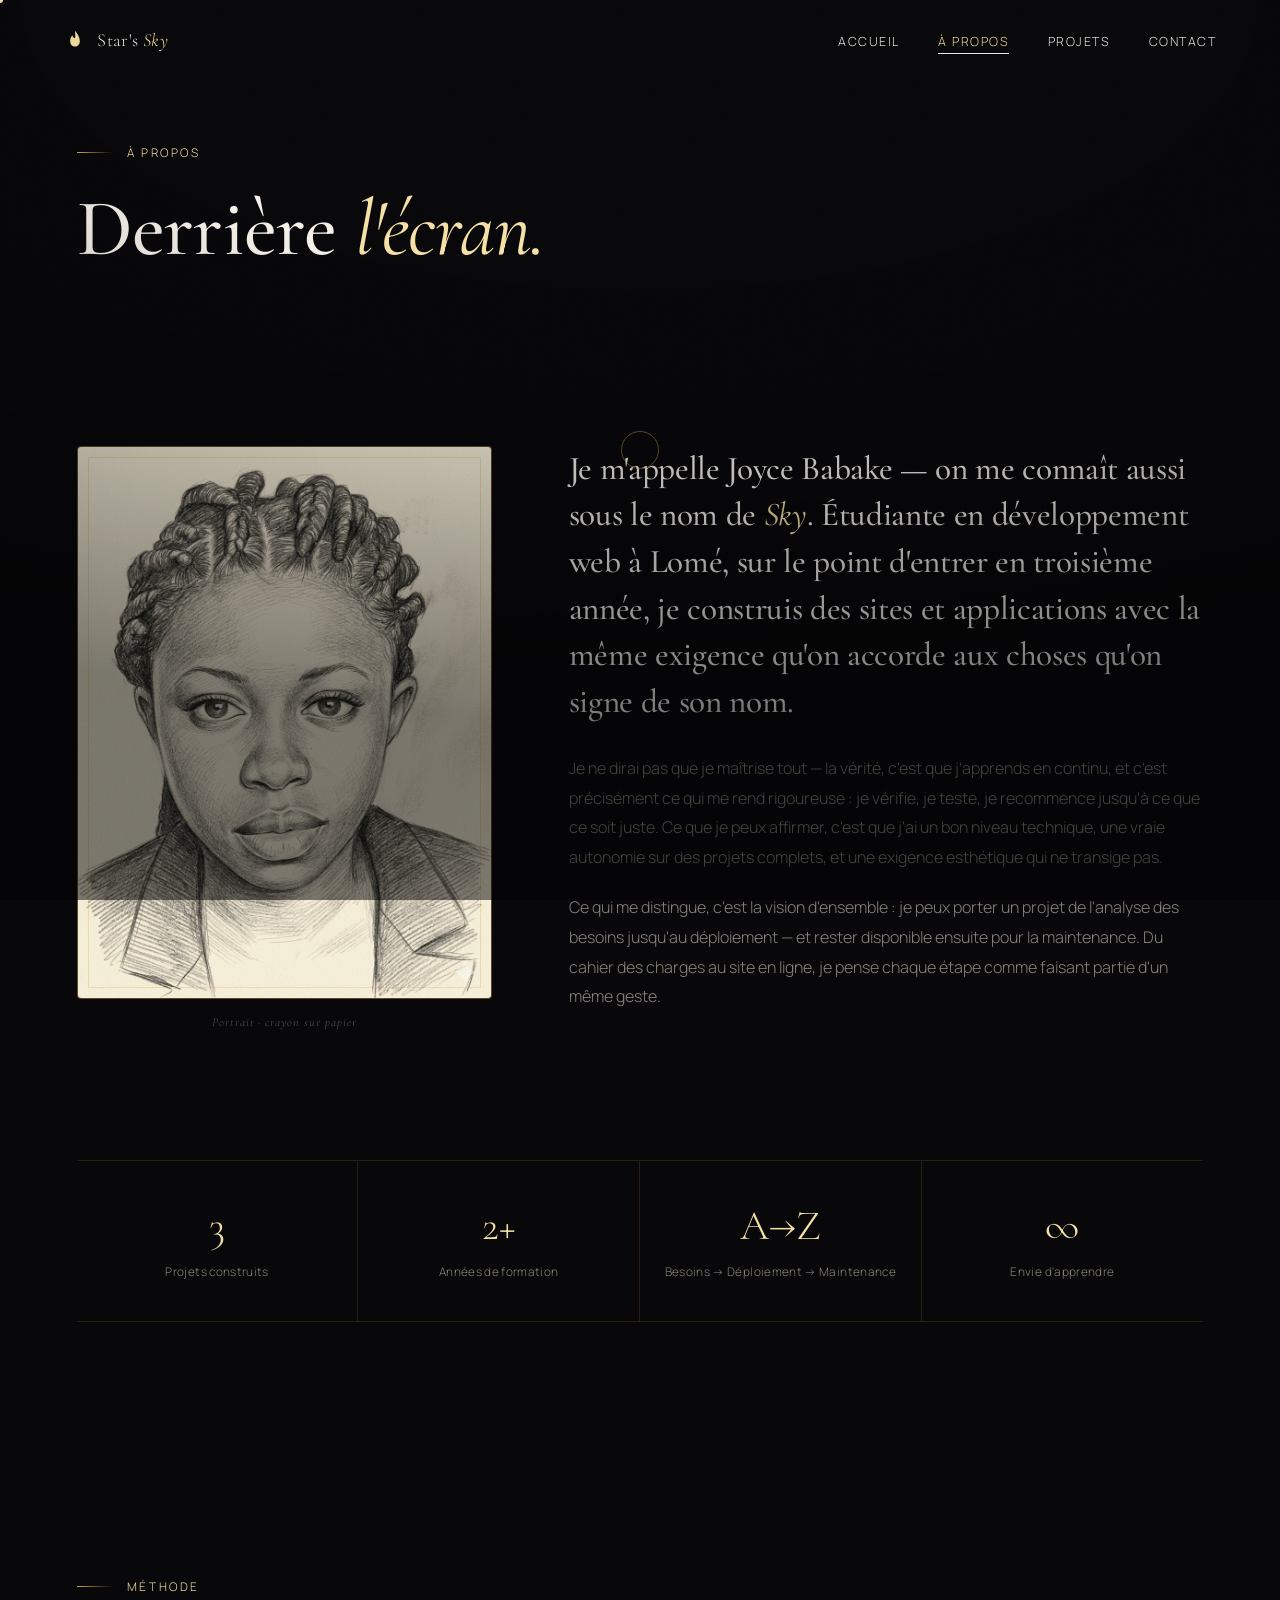
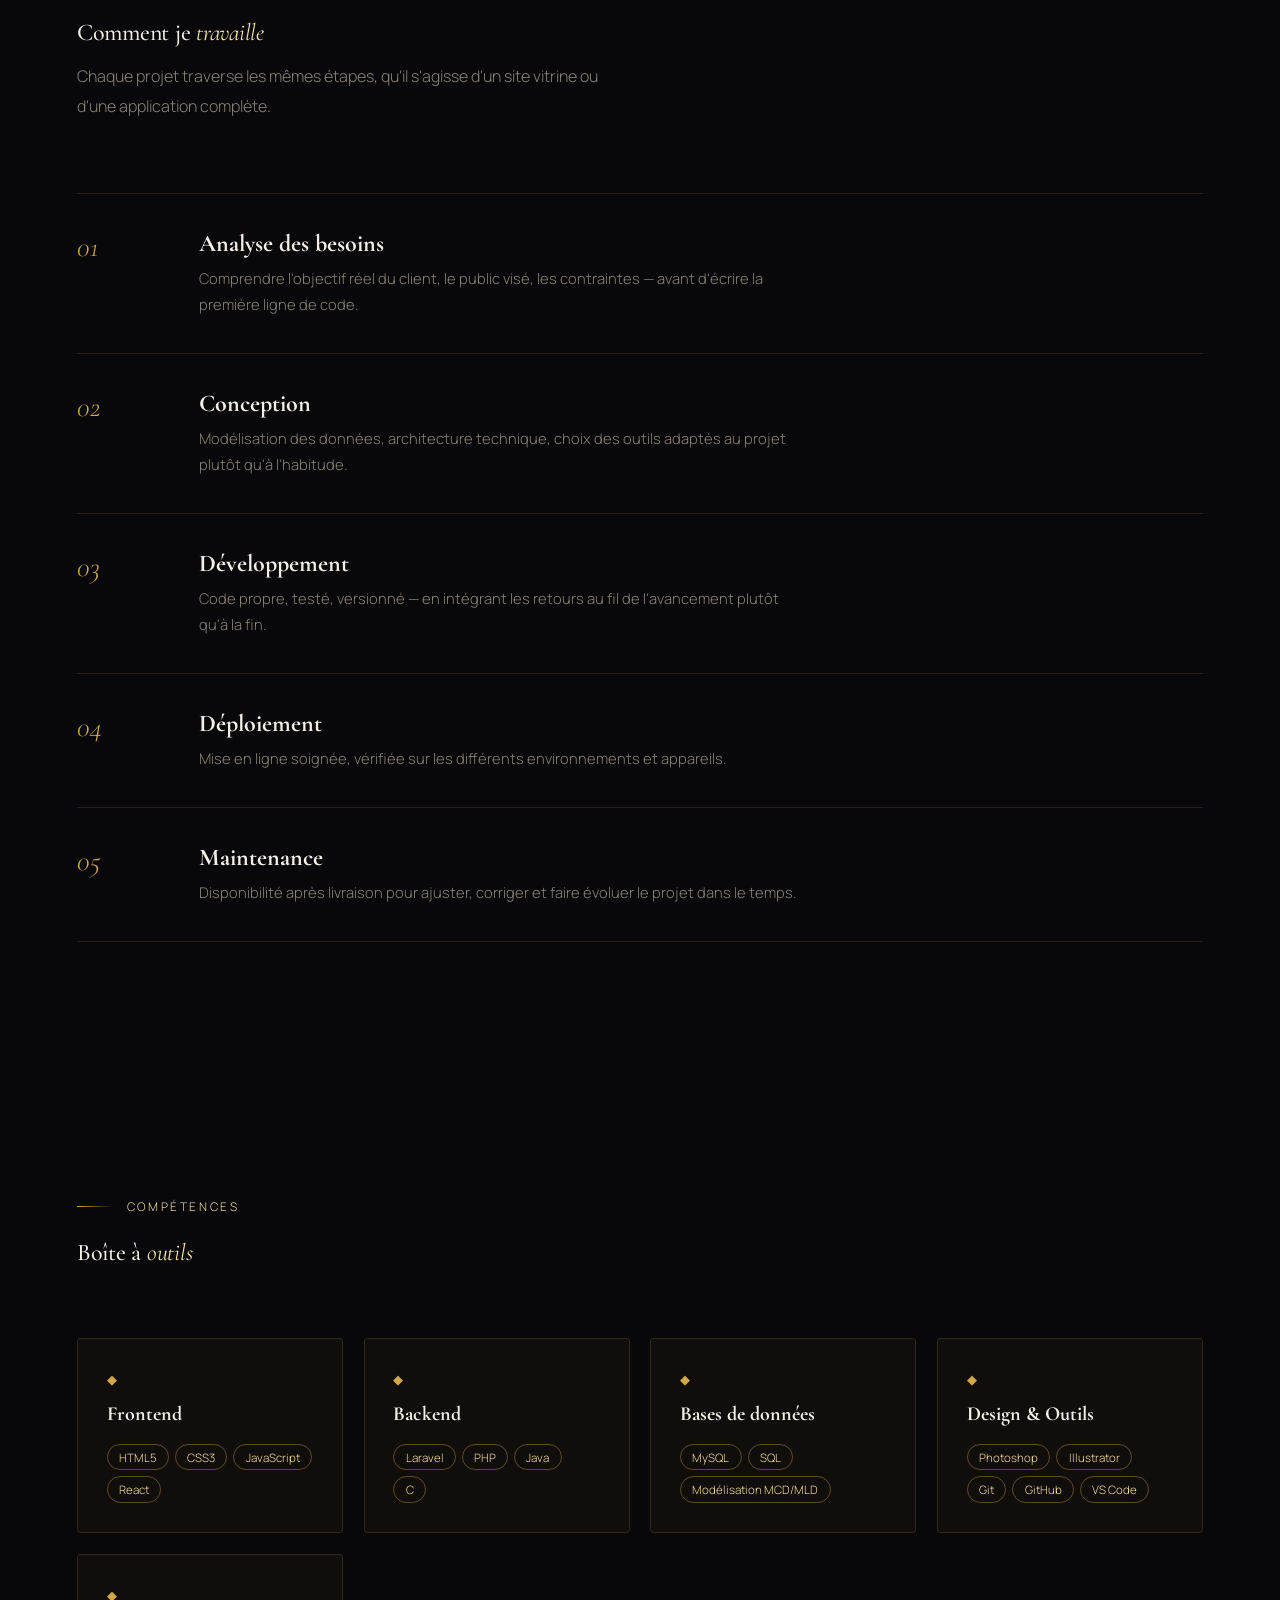
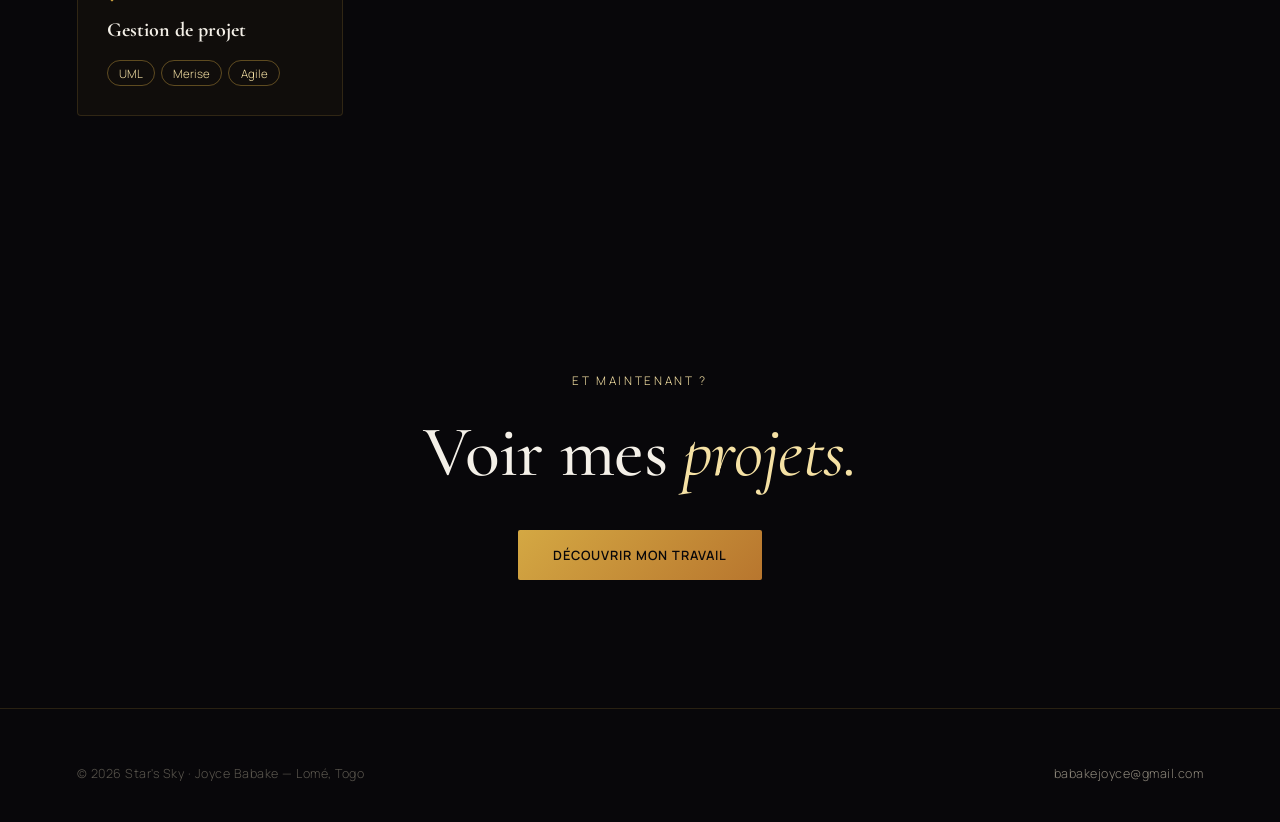
<file: apropos.html>
<!DOCTYPE html>
<html lang="fr">
<head>
<meta charset="UTF-8">
<meta name="viewport" content="width=device-width, initial-scale=1.0">
<title>À propos — Star's Sky · Joyce Babake</title>
<link rel="stylesheet" href="css/main.css">
</head>
<body>

<div class="grain"></div>
<div class="vignette"></div>
<div class="cursor-dot"></div>
<div class="cursor-ring"></div>
<div class="page-transition"><span class="page-transition-mark">✦</span></div>

<nav class="nav">
  <a href="index.html" class="nav-mark" data-transition>
    <span class="nav-mark-glyph">
      <svg viewBox="0 0 100 100" fill="none">
        <path d="M50 8C50 8 72 32 72 54C72 70 62 80 50 80C38 80 28 70 28 54C28 38 38 30 38 30C38 30 42 42 48 42C54 42 50 22 50 8Z" fill="url(#navgrad2)"/>
        <defs><linearGradient id="navgrad2" x1="28" y1="8" x2="72" y2="80"><stop stop-color="#f5e1a4"/><stop offset="1" stop-color="#b8762e"/></linearGradient></defs>
      </svg>
    </span>
    <span class="nav-mark-text">Star's <em>Sky</em></span>
  </a>
  <ul class="nav-links">
    <li><a href="index.html" data-transition>Accueil</a></li>
    <li><a href="apropos.html" data-transition class="active">À propos</a></li>
    <li><a href="projets.html" data-transition>Projets</a></li>
    <li><a href="contact.html" data-transition>Contact</a></li>
  </ul>
  <button class="nav-burger" aria-label="Menu"><span></span><span></span><span></span></button>
</nav>

<div class="mobile-menu">
  <a href="index.html" data-transition>Accueil</a>
  <a href="apropos.html" data-transition>À propos</a>
  <a href="projets.html" data-transition>Projets</a>
  <a href="contact.html" data-transition>Contact</a>
</div>

<!-- HERO PAGE -->
<header class="page-hero">
  <div class="eyebrow r" data-delay="100">À propos</div>
  <h1 class="display page-hero-title r-mask">
    <span class="line">Derrière <em>l'écran.</em></span>
  </h1>
</header>

<!-- PORTRAIT + INTRO -->
<section class="section bio">
  <div class="bio-grid">
    <div class="bio-portrait r">
      <div class="portrait-frame">
        <img src="assets/portrait.png" alt="Portrait illustré de Joyce Babake, dessin au crayon">
        <div class="portrait-frame-edge"></div>
      </div>
      <span class="portrait-caption">Portrait · crayon sur papier</span>
    </div>
    <div class="bio-text">
      <p class="display bio-lead r" data-delay="100">
        Je m'appelle Joyce Babake — on me connaît aussi sous le nom de <em>Sky</em>. Étudiante en développement web à Lomé, sur le point d'entrer en troisième année, je construis des sites et applications avec la même exigence qu'on accorde aux choses qu'on signe de son nom.
      </p>
      <p class="lede r" data-delay="200">
        Je ne dirai pas que je maîtrise tout — la vérité, c'est que j'apprends en continu, et c'est précisément ce qui me rend rigoureuse : je vérifie, je teste, je recommence jusqu'à ce que ce soit juste. Ce que je peux affirmer, c'est que j'ai un bon niveau technique, une vraie autonomie sur des projets complets, et une exigence esthétique qui ne transige pas.
      </p>
      <p class="lede r" data-delay="300">
        Ce qui me distingue, c'est la vision d'ensemble : je peux porter un projet de l'analyse des besoins jusqu'au déploiement — et rester disponible ensuite pour la maintenance. Du cahier des charges au site en ligne, je pense chaque étape comme faisant partie d'un même geste.
      </p>
    </div>
  </div>
</section>

<!-- STATS -->
<section class="section stats-strip">
  <div class="stats-grid">
    <div class="stat-block r">
      <span class="stat-num" data-count="3">0</span>
      <span class="stat-label">Projets construits</span>
    </div>
    <div class="stat-block r" data-delay="80">
      <span class="stat-num" data-count="2" data-suffix="+">0</span>
      <span class="stat-label">Années de formation</span>
    </div>
    <div class="stat-block r" data-delay="160">
      <span class="stat-num">A→Z</span>
      <span class="stat-label">Besoins → Déploiement → Maintenance</span>
    </div>
    <div class="stat-block r" data-delay="240">
      <span class="stat-num">∞</span>
      <span class="stat-label">Envie d'apprendre</span>
    </div>
  </div>
</section>

<!-- PARCOURS / GESTION DE PROJET -->
<section class="section process">
  <div class="section-head r">
    <div class="eyebrow">Méthode</div>
    <h2 class="display section-title">Comment je <em>travaille</em></h2>
    <p class="lede" style="max-width:560px; margin-top:1rem;">Chaque projet traverse les mêmes étapes, qu'il s'agisse d'un site vitrine ou d'une application complète.</p>
  </div>
  <div class="process-list">
    <div class="process-item r">
      <span class="process-index">01</span>
      <div class="process-body">
        <h3>Analyse des besoins</h3>
        <p>Comprendre l'objectif réel du client, le public visé, les contraintes — avant d'écrire la première ligne de code.</p>
      </div>
    </div>
    <div class="process-item r" data-delay="80">
      <span class="process-index">02</span>
      <div class="process-body">
        <h3>Conception</h3>
        <p>Modélisation des données, architecture technique, choix des outils adaptés au projet plutôt qu'à l'habitude.</p>
      </div>
    </div>
    <div class="process-item r" data-delay="160">
      <span class="process-index">03</span>
      <div class="process-body">
        <h3>Développement</h3>
        <p>Code propre, testé, versionné — en intégrant les retours au fil de l'avancement plutôt qu'à la fin.</p>
      </div>
    </div>
    <div class="process-item r" data-delay="240">
      <span class="process-index">04</span>
      <div class="process-body">
        <h3>Déploiement</h3>
        <p>Mise en ligne soignée, vérifiée sur les différents environnements et appareils.</p>
      </div>
    </div>
    <div class="process-item r" data-delay="320">
      <span class="process-index">05</span>
      <div class="process-body">
        <h3>Maintenance</h3>
        <p>Disponibilité après livraison pour ajuster, corriger et faire évoluer le projet dans le temps.</p>
      </div>
    </div>
  </div>
</section>

<!-- COMPÉTENCES DÉTAILLÉES -->
<section class="section skills-full">
  <div class="section-head r">
    <div class="eyebrow">Compétences</div>
    <h2 class="display section-title">Boîte à <em>outils</em></h2>
  </div>
  <div class="skills-cards">
    <div class="skill-card r">
      <span class="skill-card-icon">◆</span>
      <h3>Frontend</h3>
      <div class="tag-row">
        <span class="tag">HTML5</span><span class="tag">CSS3</span><span class="tag">JavaScript</span><span class="tag">React</span>
      </div>
    </div>
    <div class="skill-card r" data-delay="80">
      <span class="skill-card-icon">◆</span>
      <h3>Backend</h3>
      <div class="tag-row">
        <span class="tag">Laravel</span><span class="tag">PHP</span><span class="tag">Java</span><span class="tag">C</span>
      </div>
    </div>
    <div class="skill-card r" data-delay="160">
      <span class="skill-card-icon">◆</span>
      <h3>Bases de données</h3>
      <div class="tag-row">
        <span class="tag">MySQL</span><span class="tag">SQL</span><span class="tag">Modélisation MCD/MLD</span>
      </div>
    </div>
    <div class="skill-card r" data-delay="240">
      <span class="skill-card-icon">◆</span>
      <h3>Design & Outils</h3>
      <div class="tag-row">
        <span class="tag">Photoshop</span><span class="tag">Illustrator</span><span class="tag">Git</span><span class="tag">GitHub</span><span class="tag">VS Code</span>
      </div>
    </div>
    <div class="skill-card r" data-delay="320">
      <span class="skill-card-icon">◆</span>
      <h3>Gestion de projet</h3>
      <div class="tag-row">
        <span class="tag">UML</span><span class="tag">Merise</span><span class="tag">Agile</span>
      </div>
    </div>
  </div>
</section>

<!-- CTA -->
<section class="section cta-final">
  <div class="cta-final-inner r">
    <div class="eyebrow center">Et maintenant ?</div>
    <h2 class="display cta-final-title">Voir mes <em>projets.</em></h2>
    <a href="projets.html" class="btn btn-fill magnetic" data-transition><span>Découvrir mon travail</span></a>
  </div>
</section>

<footer class="site-footer">
  <span>© 2026 Star's Sky · Joyce Babake — Lomé, Togo</span>
  <a href="mailto:babakejoyce@gmail.com">babakejoyce@gmail.com</a>
</footer>

<style>
  .page-hero {
    padding: clamp(8rem, 16vh, 11rem) clamp(1.5rem, 6vw, 5rem) 3rem;
  }
  .page-hero-title { font-size: clamp(2.6rem, 7vw, 5rem); }

  /* BIO */
  .bio-grid {
    display: grid;
    grid-template-columns: 0.85fr 1.3fr;
    gap: clamp(2.5rem, 6vw, 5rem);
    align-items: start;
  }
  .bio-portrait { position: sticky; top: 7rem; }
  .portrait-frame {
    position: relative;
    border-radius: 4px;
    overflow: hidden;
    border: 1px solid var(--line-bright);
    background: var(--void-2);
  }
  .portrait-frame img {
    width: 100%; display: block;
    filter: sepia(0.18) saturate(0.85) brightness(0.96);
    transition: transform 0.8s var(--ease), filter 0.8s;
  }
  .portrait-frame:hover img { transform: scale(1.04); filter: sepia(0.05) saturate(1) brightness(1.02); }
  .portrait-frame-edge {
    position: absolute; inset: 10px;
    border: 1px solid rgba(212,168,67,0.3);
    pointer-events: none;
  }
  .portrait-caption {
    display: block;
    margin-top: 1rem;
    font-size: 0.75rem;
    letter-spacing: 0.08em;
    color: var(--smoke-dim);
    text-align: center;
    font-style: italic;
    font-family: var(--serif);
  }

  .bio-lead {
    font-size: clamp(1.5rem, 2.6vw, 2.1rem);
    line-height: 1.4;
    margin-bottom: 1.8rem;
    color: var(--bone);
  }
  .bio-text .lede { font-size: 1rem; margin-bottom: 1.3rem; max-width: 640px; }

  /* STATS STRIP */
  .stats-strip { padding-top: 0; }
  .stats-grid {
    display: grid;
    grid-template-columns: repeat(4, 1fr);
    border-top: 1px solid var(--line);
    border-bottom: 1px solid var(--line);
  }
  .stat-block {
    padding: 2.5rem 1.5rem;
    text-align: center;
    border-right: 1px solid var(--line);
  }
  .stat-block:last-child { border-right: none; }
  .stat-num {
    display: block;
    font-family: var(--serif);
    font-size: clamp(1.8rem, 3.6vw, 2.6rem);
    color: var(--gold-light);
    margin-bottom: 0.5rem;
  }
  .stat-label { font-size: 0.74rem; color: var(--smoke); letter-spacing: 0.03em; }

  /* PROCESS */
  .process-list { border-top: 1px solid var(--line); margin-top: 2.5rem; }
  .process-item {
    display: grid;
    grid-template-columns: 90px 1fr;
    gap: 2rem;
    padding: 2.2rem 0;
    border-bottom: 1px solid var(--line);
  }
  .process-index {
    font-family: var(--serif);
    font-style: italic;
    font-size: 1.8rem;
    color: var(--gold);
  }
  .process-body h3 {
    font-family: var(--serif);
    font-size: 1.5rem;
    margin-bottom: 0.5rem;
    color: var(--bone);
  }
  .process-body p {
    color: var(--smoke);
    line-height: 1.75;
    font-size: 0.92rem;
    max-width: 600px;
  }

  /* SKILLS FULL */
  .skills-cards {
    display: grid;
    grid-template-columns: repeat(auto-fit, minmax(230px, 1fr));
    gap: 1.3rem;
    margin-top: 2.5rem;
  }
  .skill-card {
    border: 1px solid var(--line);
    border-radius: 4px;
    padding: 1.8rem;
    background: var(--glass);
    transition: border-color 0.3s, transform 0.3s var(--ease);
  }
  .skill-card:hover { border-color: var(--line-bright); transform: translateY(-4px); }
  .skill-card-icon { color: var(--gold); font-size: 0.8rem; }
  .skill-card h3 { font-family: var(--serif); font-size: 1.25rem; margin: 0.8rem 0 1.1rem; color: var(--bone); }
  .tag-row { display: flex; flex-wrap: wrap; gap: 6px; }
  .tag {
    font-size: 0.72rem;
    padding: 0.3rem 0.7rem;
    border-radius: 20px;
    border: 1px solid var(--line-bright);
    color: var(--gold-light);
  }

  .cta-final { text-align: center; }
  .cta-final-inner { max-width: 700px; margin: 0 auto; }
  .cta-final-title { font-size: clamp(2.5rem, 6vw, 4.5rem); margin: 1rem 0 2.5rem; }

  @media (max-width: 860px) {
    .bio-grid { grid-template-columns: 1fr; }
    .bio-portrait { position: static; max-width: 360px; margin: 0 auto; }
    .stats-grid { grid-template-columns: repeat(2, 1fr); }
    .stat-block { border-bottom: 1px solid var(--line); }
    .process-item { grid-template-columns: 50px 1fr; }
  }
</style>

<script src="js/main.js"></script>
</body>
</html>
</file>
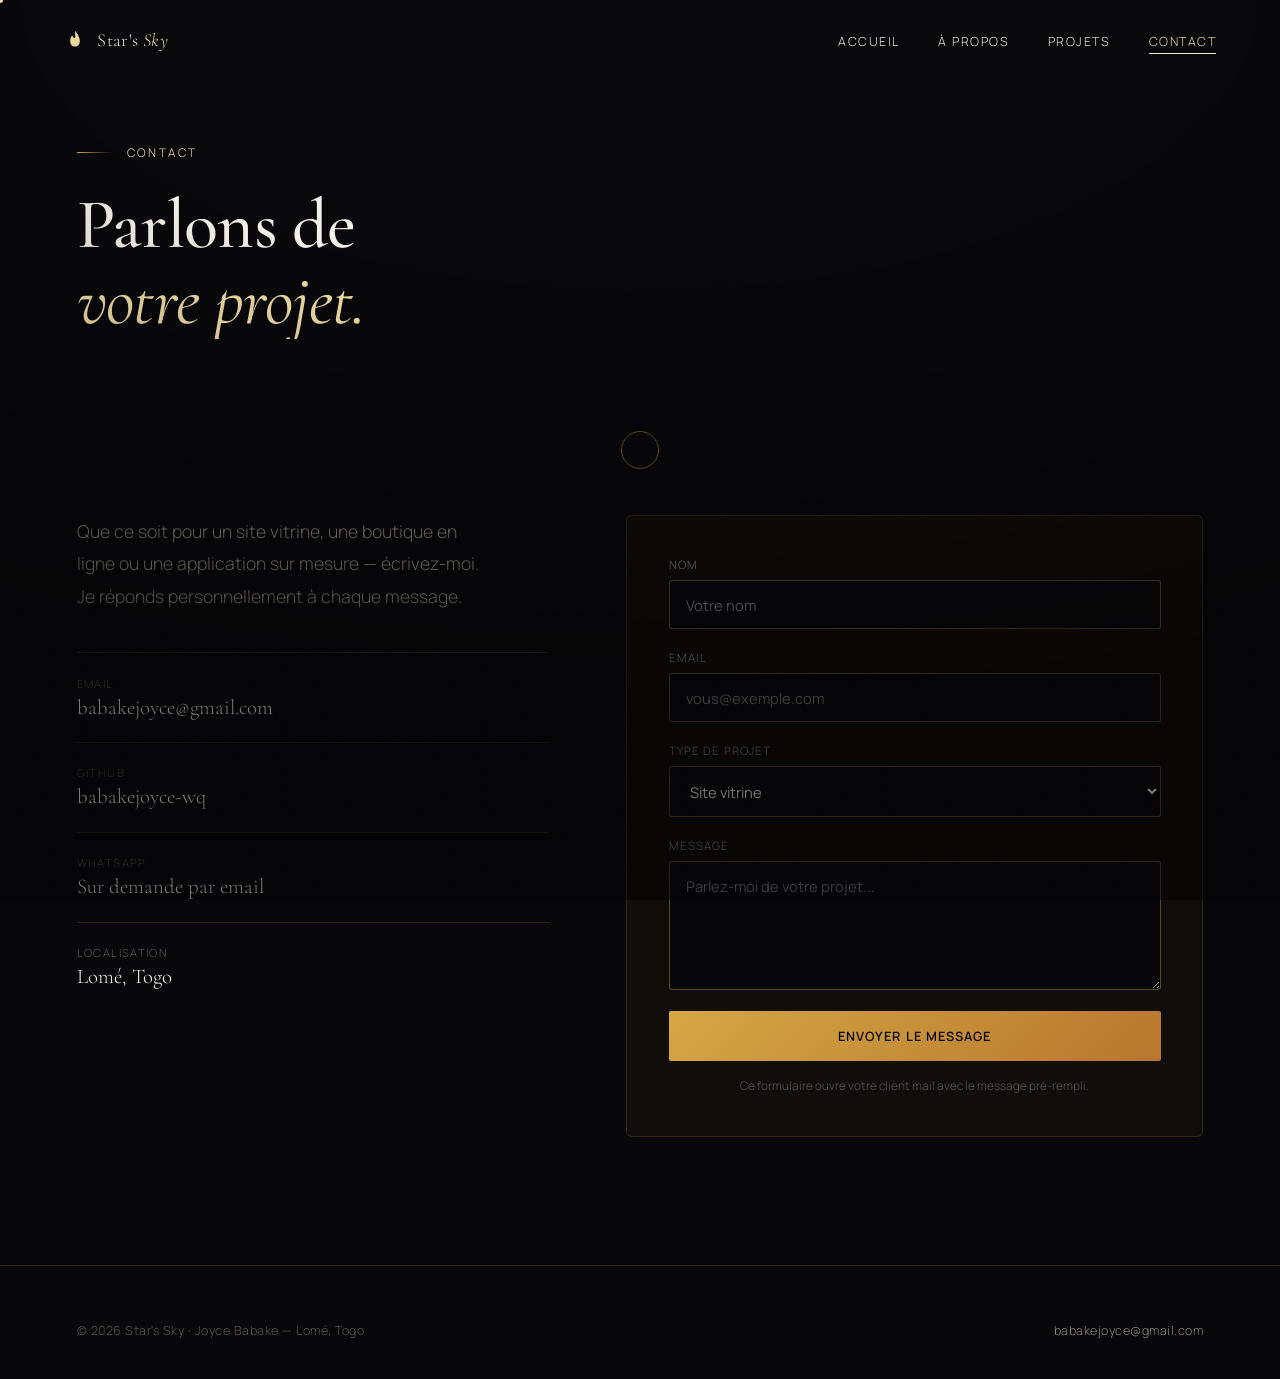
<file: contact.html>
<!DOCTYPE html>
<html lang="fr">
<head>
<meta charset="UTF-8">
<meta name="viewport" content="width=device-width, initial-scale=1.0">
<title>Contact — Star's Sky · Joyce Babake</title>
<link rel="stylesheet" href="css/main.css">
</head>
<body>

<div class="grain"></div>
<div class="vignette"></div>
<div class="cursor-dot"></div>
<div class="cursor-ring"></div>
<div class="page-transition"><span class="page-transition-mark">✦</span></div>

<nav class="nav">
  <a href="index.html" class="nav-mark" data-transition>
    <span class="nav-mark-glyph">
      <svg viewBox="0 0 100 100" fill="none">
        <path d="M50 8C50 8 72 32 72 54C72 70 62 80 50 80C38 80 28 70 28 54C28 38 38 30 38 30C38 30 42 42 48 42C54 42 50 22 50 8Z" fill="url(#navgrad4)"/>
        <defs><linearGradient id="navgrad4" x1="28" y1="8" x2="72" y2="80"><stop stop-color="#f5e1a4"/><stop offset="1" stop-color="#b8762e"/></linearGradient></defs>
      </svg>
    </span>
    <span class="nav-mark-text">Star's <em>Sky</em></span>
  </a>
  <ul class="nav-links">
    <li><a href="index.html" data-transition>Accueil</a></li>
    <li><a href="apropos.html" data-transition>À propos</a></li>
    <li><a href="projets.html" data-transition>Projets</a></li>
    <li><a href="contact.html" data-transition class="active">Contact</a></li>
  </ul>
  <button class="nav-burger" aria-label="Menu"><span></span><span></span><span></span></button>
</nav>

<div class="mobile-menu">
  <a href="index.html" data-transition>Accueil</a>
  <a href="apropos.html" data-transition>À propos</a>
  <a href="projets.html" data-transition>Projets</a>
  <a href="contact.html" data-transition>Contact</a>
</div>

<header class="page-hero">
  <div class="eyebrow r" data-delay="100">Contact</div>
  <h1 class="display page-hero-title r-mask">
    <span class="line">Parlons de<br><em>votre projet.</em></span>
  </h1>
</header>

<section class="section contact-main">
  <div class="contact-grid">
    <div class="contact-info">
      <p class="lede contact-intro r" data-delay="100">
        Que ce soit pour un site vitrine, une boutique en ligne ou une application sur mesure — écrivez-moi. Je réponds personnellement à chaque message.
      </p>

      <div class="contact-channels">
        <a href="mailto:babakejoyce@gmail.com" class="contact-channel r magnetic" data-delay="180">
          <span class="contact-channel-label">Email</span>
          <span class="contact-channel-value">babakejoyce@gmail.com</span>
        </a>
        <a href="https://github.com/babakejoyce-wq" target="_blank" class="contact-channel r magnetic" data-delay="240">
          <span class="contact-channel-label">GitHub</span>
          <span class="contact-channel-value">babakejoyce-wq</span>
        </a>
        <div class="contact-channel r" data-delay="300">
          <span class="contact-channel-label">WhatsApp</span>
          <span class="contact-channel-value">Sur demande par email</span>
        </div>
        <div class="contact-channel r" data-delay="360">
          <span class="contact-channel-label">Localisation</span>
          <span class="contact-channel-value">Lomé, Togo</span>
        </div>
      </div>
    </div>

    <form class="contact-form r" data-delay="150" id="contactForm">
      <div class="form-row">
        <label for="name">Nom</label>
        <input type="text" id="name" name="name" required placeholder="Votre nom">
      </div>
      <div class="form-row">
        <label for="email">Email</label>
        <input type="email" id="email" name="email" required placeholder="vous@exemple.com">
      </div>
      <div class="form-row">
        <label for="project">Type de projet</label>
        <select id="project" name="project">
          <option>Site vitrine</option>
          <option>Boutique en ligne</option>
          <option>Application web</option>
          <option>Autre</option>
        </select>
      </div>
      <div class="form-row">
        <label for="message">Message</label>
        <textarea id="message" name="message" rows="5" required placeholder="Parlez-moi de votre projet..."></textarea>
      </div>
      <button type="submit" class="btn btn-fill magnetic" style="width:100%; justify-content:center;">
        <span>Envoyer le message</span>
      </button>
      <p class="form-note">Ce formulaire ouvre votre client mail avec le message pré-rempli.</p>
    </form>
  </div>
</section>

<footer class="site-footer">
  <span>© 2026 Star's Sky · Joyce Babake — Lomé, Togo</span>
  <a href="mailto:babakejoyce@gmail.com">babakejoyce@gmail.com</a>
</footer>

<style>
  .page-hero { padding: clamp(8rem, 16vh, 11rem) clamp(1.5rem, 6vw, 5rem) 3rem; }
  .page-hero-title { font-size: clamp(2.4rem, 6.5vw, 4.4rem); line-height: 1.08; }

  .contact-grid {
    display: grid;
    grid-template-columns: 0.9fr 1.1fr;
    gap: clamp(2.5rem, 6vw, 5rem);
  }
  .contact-intro { font-size: 1.1rem; max-width: 420px; margin-bottom: 2.5rem; }

  .contact-channels { display: flex; flex-direction: column; }
  .contact-channel {
    display: flex; flex-direction: column; gap: 4px;
    padding: 1.4rem 0;
    border-top: 1px solid var(--line);
    text-decoration: none;
    color: inherit;
    transition: padding-left 0.35s var(--ease);
  }
  .contact-channel:hover { padding-left: 0.8rem; }
  .contact-channel-label {
    font-size: 0.7rem; letter-spacing: 0.12em; text-transform: uppercase; color: var(--smoke-dim);
  }
  .contact-channel-value {
    font-family: var(--serif); font-size: 1.3rem; color: var(--bone);
  }
  .contact-channel:hover .contact-channel-value { color: var(--gold-light); }

  .contact-form {
    background: var(--glass);
    border: 1px solid var(--line);
    border-radius: 6px;
    padding: clamp(1.8rem, 4vw, 2.6rem);
  }
  .form-row { margin-bottom: 1.3rem; display: flex; flex-direction: column; gap: 0.5rem; }
  .form-row label {
    font-size: 0.72rem; letter-spacing: 0.1em; text-transform: uppercase; color: var(--smoke);
  }
  .form-row input, .form-row select, .form-row textarea {
    background: var(--void);
    border: 1px solid var(--line-bright);
    border-radius: 3px;
    padding: 0.85rem 1rem;
    color: var(--bone);
    font-family: var(--sans);
    font-size: 0.92rem;
    resize: vertical;
    transition: border-color 0.3s, box-shadow 0.3s;
  }
  .form-row input:focus, .form-row select:focus, .form-row textarea:focus {
    outline: none;
    border-color: var(--gold);
    box-shadow: 0 0 0 3px rgba(212,168,67,0.1);
  }
  .form-note {
    margin-top: 1rem;
    font-size: 0.74rem;
    color: var(--smoke-dim);
    text-align: center;
  }

  @media (max-width: 860px) {
    .contact-grid { grid-template-columns: 1fr; }
  }
</style>

<script src="js/main.js"></script>
<script>
  document.getElementById('contactForm').addEventListener('submit', function(e) {
    e.preventDefault();
    const name = document.getElementById('name').value;
    const email = document.getElementById('email').value;
    const project = document.getElementById('project').value;
    const message = document.getElementById('message').value;
    const subject = encodeURIComponent(`Projet : ${project} — ${name}`);
    const body = encodeURIComponent(`Nom : ${name}\nEmail : ${email}\nType de projet : ${project}\n\nMessage :\n${message}`);
    window.location.href = `mailto:babakejoyce@gmail.com?subject=${subject}&body=${body}`;
  });
</script>
</body>
</html>
</file>
<file: css/main.css>
/* ============================================
   STAR'S SKY — Système de design
   Joyce Babake · Développeuse Web
   ============================================ */

@import url('https://fonts.googleapis.com/css2?family=Cormorant+Garamond:ital,wght@0,400;0,500;0,600;1,400&family=Manrope:wght@300;400;500;600;700;800&display=swap');

:root {
  /* Palette — héritée du logo Star's Sky */
  --void: #08070a;
  --void-2: #0e0c11;
  --void-3: #16131a;
  --ember-deep: #6b4a1e;
  --ember: #b8762e;
  --gold: #d4a843;
  --gold-light: #f5e1a4;
  --gold-pale: #fdf3dc;
  --bone: #f4f0e8;
  --smoke: #8a8478;
  --smoke-dim: #5a564e;
  --line: rgba(212, 168, 67, 0.16);
  --line-bright: rgba(212, 168, 67, 0.4);
  --glass: rgba(212, 168, 67, 0.04);

  --serif: 'Cormorant Garamond', serif;
  --sans: 'Manrope', sans-serif;

  --ease: cubic-bezier(0.16, 1, 0.3, 1);
  --ease-soft: cubic-bezier(0.4, 0, 0.2, 1);
}

* { margin: 0; padding: 0; box-sizing: border-box; }

html {
  scroll-behavior: smooth;
}

body {
  background: var(--void);
  color: var(--bone);
  font-family: var(--sans);
  font-weight: 300;
  overflow-x: hidden;
  cursor: none;
}

@media (max-width: 860px), (hover: none) {
  body { cursor: auto; }
}

a { color: inherit; }

::selection {
  background: var(--gold);
  color: var(--void);
}

/* ============================================
   GRAIN & ATMOSPHÈRE
   ============================================ */
.grain {
  position: fixed; inset: 0;
  z-index: 2;
  pointer-events: none;
  opacity: 0.035;
  background-image: url("data:image/svg+xml,%3Csvg xmlns='http://www.w3.org/2000/svg' width='200' height='200'%3E%3Cfilter id='n'%3E%3CfeTurbulence type='fractalNoise' baseFrequency='0.9' numOctaves='2' stitchTiles='stitch'/%3E%3C/filter%3E%3Crect width='100%25' height='100%25' filter='url(%23n)'/%3E%3C/svg%3E");
  mix-blend-mode: overlay;
}

.vignette {
  position: fixed; inset: 0;
  z-index: 1;
  pointer-events: none;
  background: radial-gradient(ellipse 120% 80% at 50% 0%, transparent 40%, rgba(0,0,0,0.5) 100%);
}

/* ============================================
   CURSEUR MAGNÉTIQUE
   ============================================ */
.cursor-dot {
  width: 6px; height: 6px;
  background: var(--gold-light);
  border-radius: 50%;
  position: fixed; top: 0; left: 0;
  pointer-events: none;
  z-index: 10000;
  transform: translate(-50%, -50%);
  transition: opacity 0.2s;
}
.cursor-ring {
  width: 38px; height: 38px;
  border: 1px solid var(--line-bright);
  border-radius: 50%;
  position: fixed; top: 0; left: 0;
  pointer-events: none;
  z-index: 9999;
  transform: translate(-50%, -50%);
  transition: width 0.3s var(--ease-soft), height 0.3s var(--ease-soft), border-color 0.3s, background 0.3s;
}
.cursor-ring.hover {
  width: 64px; height: 64px;
  background: rgba(212, 168, 67, 0.08);
  border-color: var(--gold);
}
.cursor-ring.text-hover {
  width: 4px; height: 4px;
  border: none;
  background: var(--gold);
}

@media (max-width: 860px), (hover: none) {
  .cursor-dot, .cursor-ring { display: none; }
}

/* ============================================
   NAVIGATION
   ============================================ */
.nav {
  position: fixed; top: 0; left: 0; right: 0;
  z-index: 500;
  display: flex; justify-content: space-between; align-items: center;
  padding: 1.8rem clamp(1.5rem, 5vw, 4rem);
  mix-blend-mode: difference;
}

.nav-mark {
  display: flex; align-items: center; gap: 0.7rem;
  text-decoration: none;
  z-index: 2;
}
.nav-mark-glyph {
  width: 22px; height: 22px;
  position: relative;
}
.nav-mark-glyph svg { width: 100%; height: 100%; }
.nav-mark-text {
  font-family: var(--serif);
  font-size: 1.15rem;
  letter-spacing: 0.02em;
  color: var(--bone);
}
.nav-mark-text em {
  font-style: italic;
  color: var(--gold-light);
}

.nav-links {
  display: flex; gap: clamp(1.2rem, 3vw, 2.6rem);
  list-style: none;
}
.nav-links a {
  text-decoration: none;
  color: var(--bone);
  font-size: 0.78rem;
  letter-spacing: 0.12em;
  text-transform: uppercase;
  position: relative;
  padding-bottom: 4px;
}
.nav-links a::after {
  content: '';
  position: absolute; left: 0; bottom: 0;
  width: 100%; height: 1px;
  background: var(--bone);
  transform: scaleX(0);
  transform-origin: right;
  transition: transform 0.45s var(--ease);
}
.nav-links a:hover::after,
.nav-links a.active::after {
  transform: scaleX(1);
  transform-origin: left;
}
.nav-links a.active { color: var(--gold-light); }

.nav-burger {
  display: none;
  width: 26px; height: 18px;
  position: relative;
  cursor: pointer;
  z-index: 2;
  background: none; border: none;
}
.nav-burger span {
  position: absolute; left: 0; right: 0;
  height: 1px; background: var(--bone);
  transition: all 0.3s var(--ease);
}
.nav-burger span:nth-child(1) { top: 0; }
.nav-burger span:nth-child(2) { top: 50%; transform: translateY(-50%); }
.nav-burger span:nth-child(3) { bottom: 0; }

@media (max-width: 760px) {
  .nav-links { display: none; }
  .nav-burger { display: block; }
}

/* ============================================
   MENU MOBILE PLEIN ÉCRAN
   ============================================ */
.mobile-menu {
  position: fixed; inset: 0;
  background: var(--void);
  z-index: 450;
  display: flex; flex-direction: column;
  justify-content: center;
  padding: 2rem clamp(1.5rem, 8vw, 4rem);
  transform: translateY(-100%);
  transition: transform 0.6s var(--ease);
}
.mobile-menu.open { transform: translateY(0); }
.mobile-menu a {
  font-family: var(--serif);
  font-size: 2.4rem;
  text-decoration: none;
  color: var(--bone);
  padding: 0.5rem 0;
  border-bottom: 1px solid var(--line);
  opacity: 0;
  transform: translateY(20px);
  transition: all 0.5s var(--ease);
}
.mobile-menu.open a {
  opacity: 1;
  transform: translateY(0);
}
.mobile-menu a:nth-child(1) { transition-delay: 0.1s; }
.mobile-menu a:nth-child(2) { transition-delay: 0.16s; }
.mobile-menu a:nth-child(3) { transition-delay: 0.22s; }
.mobile-menu a:nth-child(4) { transition-delay: 0.28s; }
.mobile-menu a:nth-child(5) { transition-delay: 0.34s; }

/* ============================================
   UTILITAIRES TYPO
   ============================================ */
.eyebrow {
  display: flex; align-items: center; gap: 14px;
  font-size: 0.74rem;
  letter-spacing: 0.22em;
  text-transform: uppercase;
  color: var(--gold-light);
  margin-bottom: 1.6rem;
}
.eyebrow::before {
  content: '';
  width: 36px; height: 1px;
  background: linear-gradient(90deg, var(--gold), transparent);
}
.eyebrow.center { justify-content: center; }
.eyebrow.center::before { display: none; }

.display {
  font-family: var(--serif);
  font-weight: 500;
  letter-spacing: -0.01em;
  line-height: 1.04;
}
.display em {
  font-style: italic;
  font-weight: 400;
  color: var(--gold-light);
}

.lede {
  color: var(--smoke);
  line-height: 1.85;
  font-weight: 300;
}

.tag-row { display: flex; flex-wrap: wrap; gap: 6px; }
.tag {
  display: inline-block;
  font-size: 0.72rem;
  padding: 0.3rem 0.7rem;
  border-radius: 20px;
  border: 1px solid var(--line-bright);
  color: var(--gold-light);
}

/* Cadre vidéo (aperçus projets) */
.video-frame {
  aspect-ratio: 16/10;
  border: 1px solid var(--line-bright);
  border-radius: 8px;
  background: var(--void-2);
  overflow: hidden;
  position: relative;
}
.video-frame video {
  width: 100%;
  height: 100%;
  object-fit: cover;
  display: block;
}
.video-frame-label {
  position: absolute;
  top: 50%; left: 50%;
  transform: translate(-50%, -50%);
  font-family: var(--serif);
  font-style: italic;
  color: var(--smoke-dim);
  font-size: 0.95rem;
  text-align: center;
  padding: 0 2rem;
}

/* ============================================
   BOUTONS
   ============================================ */
.btn {
  display: inline-flex; align-items: center; gap: 12px;
  font-family: var(--sans);
  font-size: 0.8rem;
  letter-spacing: 0.08em;
  text-transform: uppercase;
  text-decoration: none;
  cursor: pointer;
  border: none;
  background: none;
  transition: gap 0.3s var(--ease);
}
.btn-fill {
  padding: 1rem 2.2rem;
  background: linear-gradient(135deg, var(--gold) 0%, var(--ember) 100%);
  color: var(--void);
  font-weight: 600;
  border-radius: 2px;
  position: relative;
  overflow: hidden;
}
.btn-fill span { position: relative; z-index: 1; }
.btn-fill::before {
  content: '';
  position: absolute; inset: 0;
  background: linear-gradient(135deg, var(--gold-light), var(--gold));
  transform: translateX(-101%);
  transition: transform 0.45s var(--ease);
}
.btn-fill:hover::before { transform: translateX(0); }
.btn-fill:hover { gap: 16px; }

.btn-line {
  padding: 1rem 2.2rem;
  border: 1px solid var(--line-bright);
  color: var(--bone);
  border-radius: 2px;
  transition: border-color 0.3s, color 0.3s, gap 0.3s var(--ease);
}
.btn-line:hover { border-color: var(--gold); color: var(--gold-light); gap: 16px; }

.btn-ghost {
  color: var(--gold-light);
  font-weight: 500;
  border-bottom: 1px solid transparent;
}
.btn-ghost:hover { gap: 16px; border-color: var(--gold-light); }

/* ============================================
   SECTIONS
   ============================================ */
.section {
  padding: clamp(5rem, 10vw, 9rem) clamp(1.5rem, 6vw, 5rem);
  position: relative;
}
.section-head {
  max-width: 720px;
  margin-bottom: clamp(2.5rem, 6vw, 4.5rem);
}
.section-head.center { margin-left: auto; margin-right: auto; text-align: center; }

/* ============================================
   REVEAL ON SCROLL
   ============================================ */
.r {
  opacity: 0;
  transform: translateY(40px);
  transition: opacity 0.9s var(--ease), transform 0.9s var(--ease);
}
.r.in { opacity: 1; transform: translateY(0); }
.r-mask {
  overflow: hidden;
}
.r-mask span, .r-mask .line {
  display: block;
  transform: translateY(110%);
  transition: transform 0.9s var(--ease);
}
.r-mask.in span, .r-mask.in .line {
  transform: translateY(0);
}

/* ============================================
   FOOTER
   ============================================ */
.site-footer {
  padding: 3.5rem clamp(1.5rem, 6vw, 5rem) 2.5rem;
  border-top: 1px solid var(--line);
  display: flex; justify-content: space-between; align-items: center;
  flex-wrap: wrap; gap: 1.5rem;
  font-size: 0.78rem;
  color: var(--smoke-dim);
  letter-spacing: 0.04em;
}
.site-footer a { color: var(--smoke); text-decoration: none; transition: color 0.3s; }
.site-footer a:hover { color: var(--gold-light); }

/* ============================================
   PAGE TRANSITION OVERLAY
   ============================================ */
.page-transition {
  position: fixed; inset: 0;
  background: var(--void);
  z-index: 9000;
  display: flex; align-items: center; justify-content: center;
  pointer-events: none;
  transform: translateY(0);
}
.page-transition.entering { animation: revealUp 0.8s var(--ease) forwards; }
.page-transition.leaving { animation: revealDown 0.6s var(--ease) forwards; }
@keyframes revealUp { from { transform: translateY(0); } to { transform: translateY(-100%); } }
@keyframes revealDown { from { transform: translateY(100%); } to { transform: translateY(0); } }
.page-transition-mark {
  font-family: var(--serif);
  font-style: italic;
  font-size: 1.4rem;
  color: var(--gold-light);
  opacity: 0.8;
}

/* ============================================
   RESPONSIVE BASE
   ============================================ */
@media (max-width: 560px) {
  .eyebrow { font-size: 0.68rem; letter-spacing: 0.16em; }
}

@media (prefers-reduced-motion: reduce) {
  *, *::before, *::after {
    animation-duration: 0.01ms !important;
    transition-duration: 0.01ms !important;
  }
}
</file>
